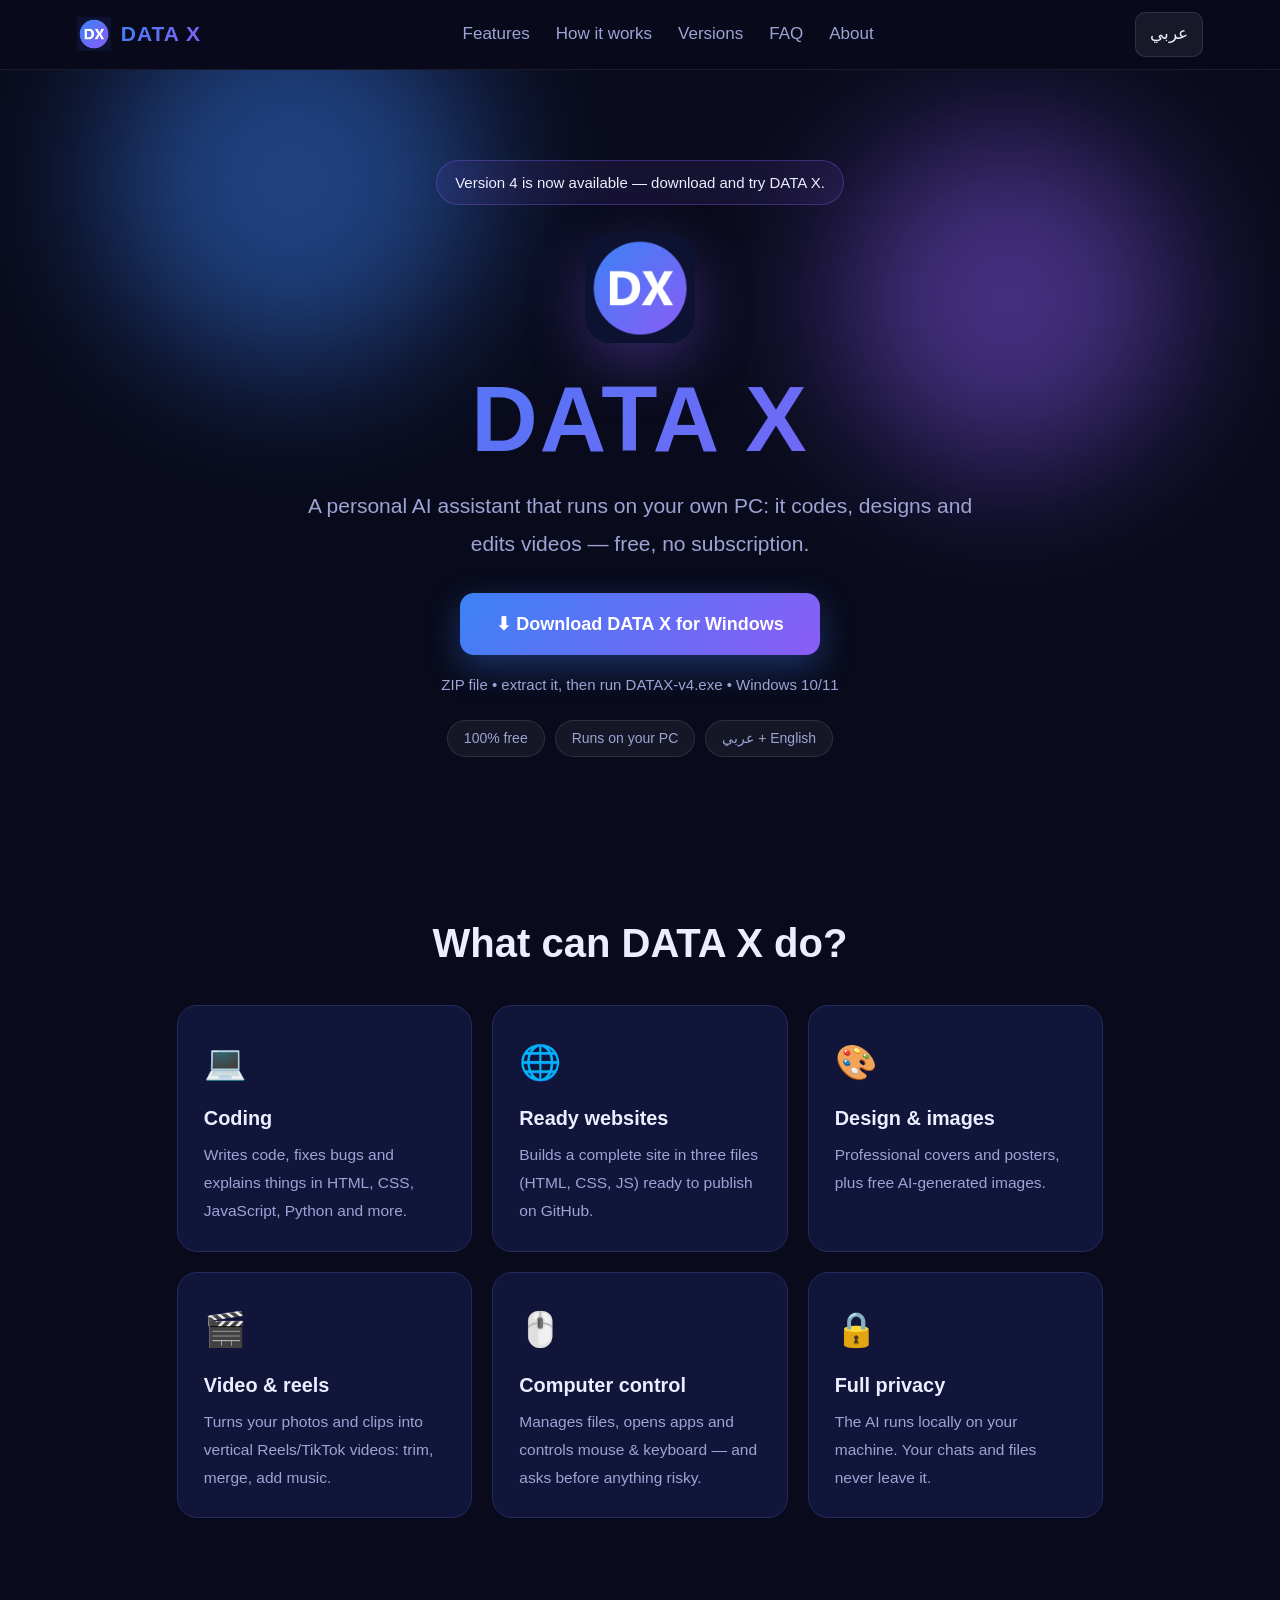
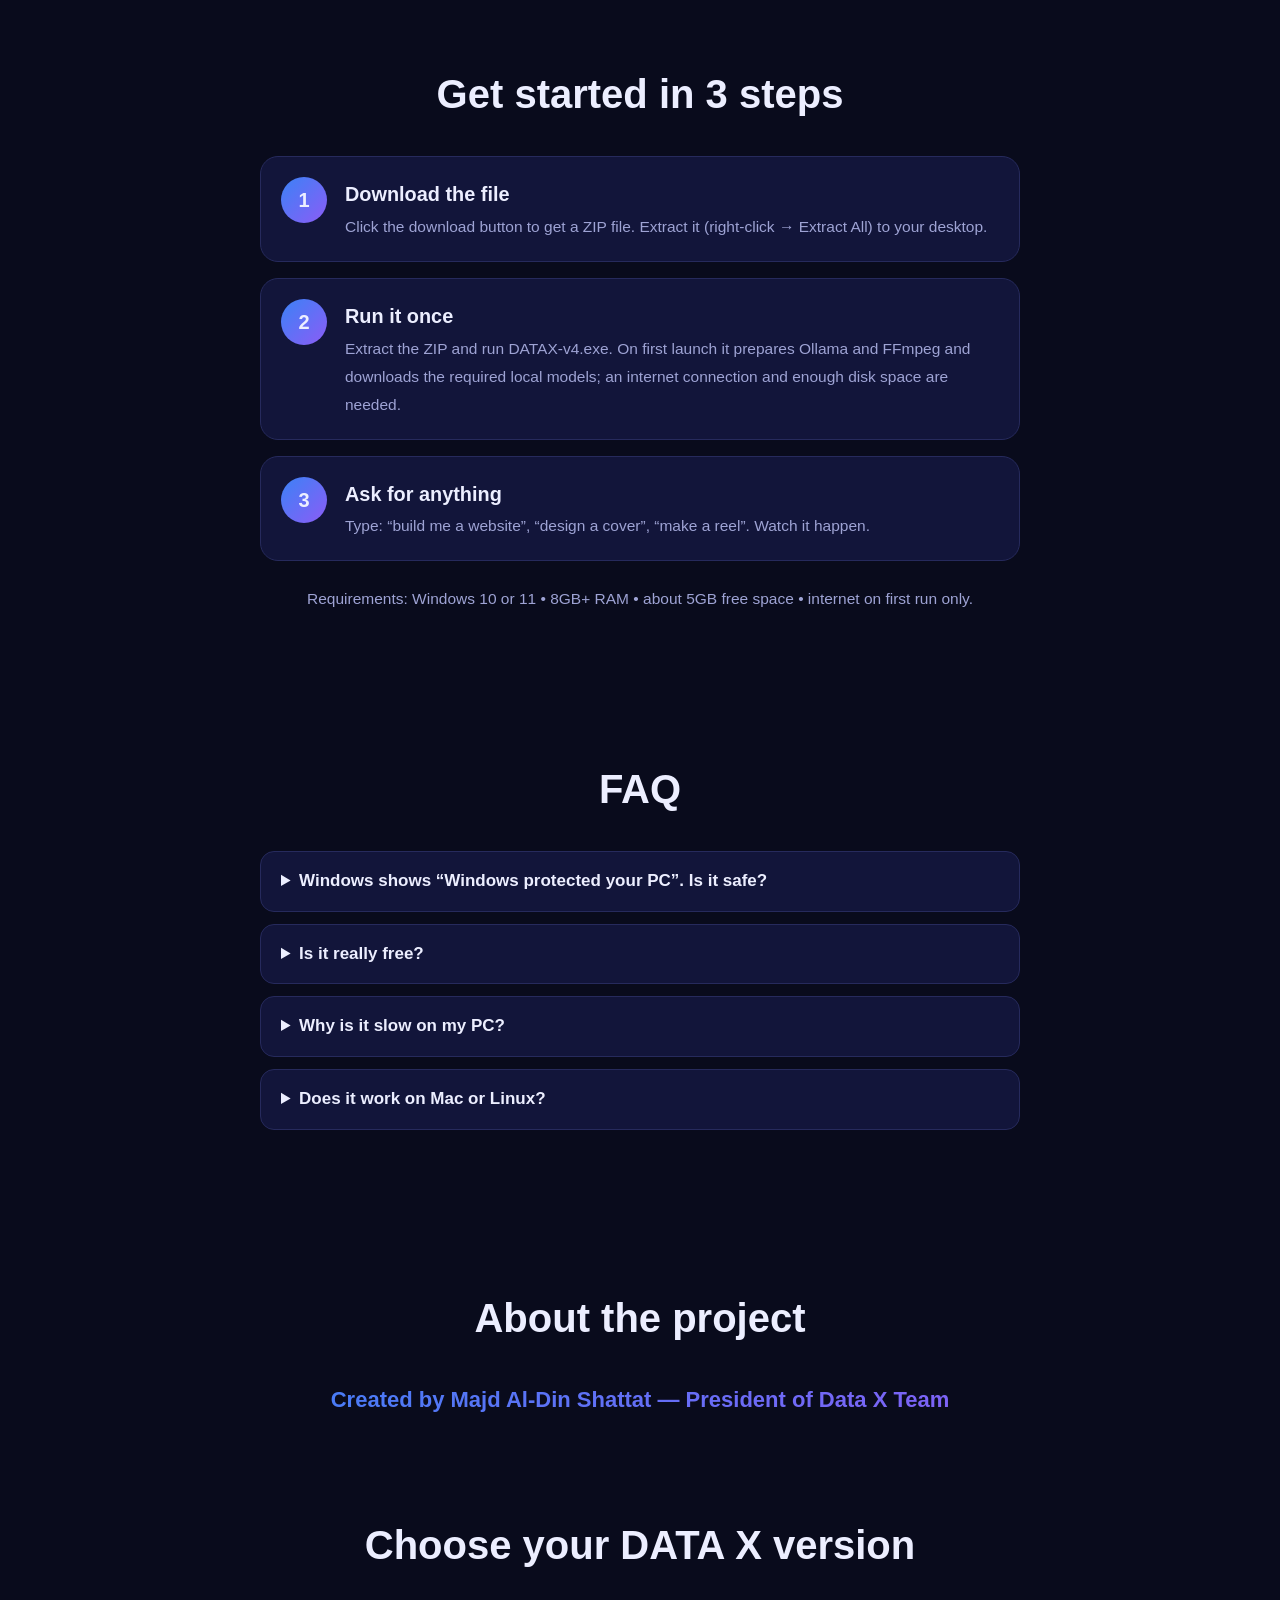
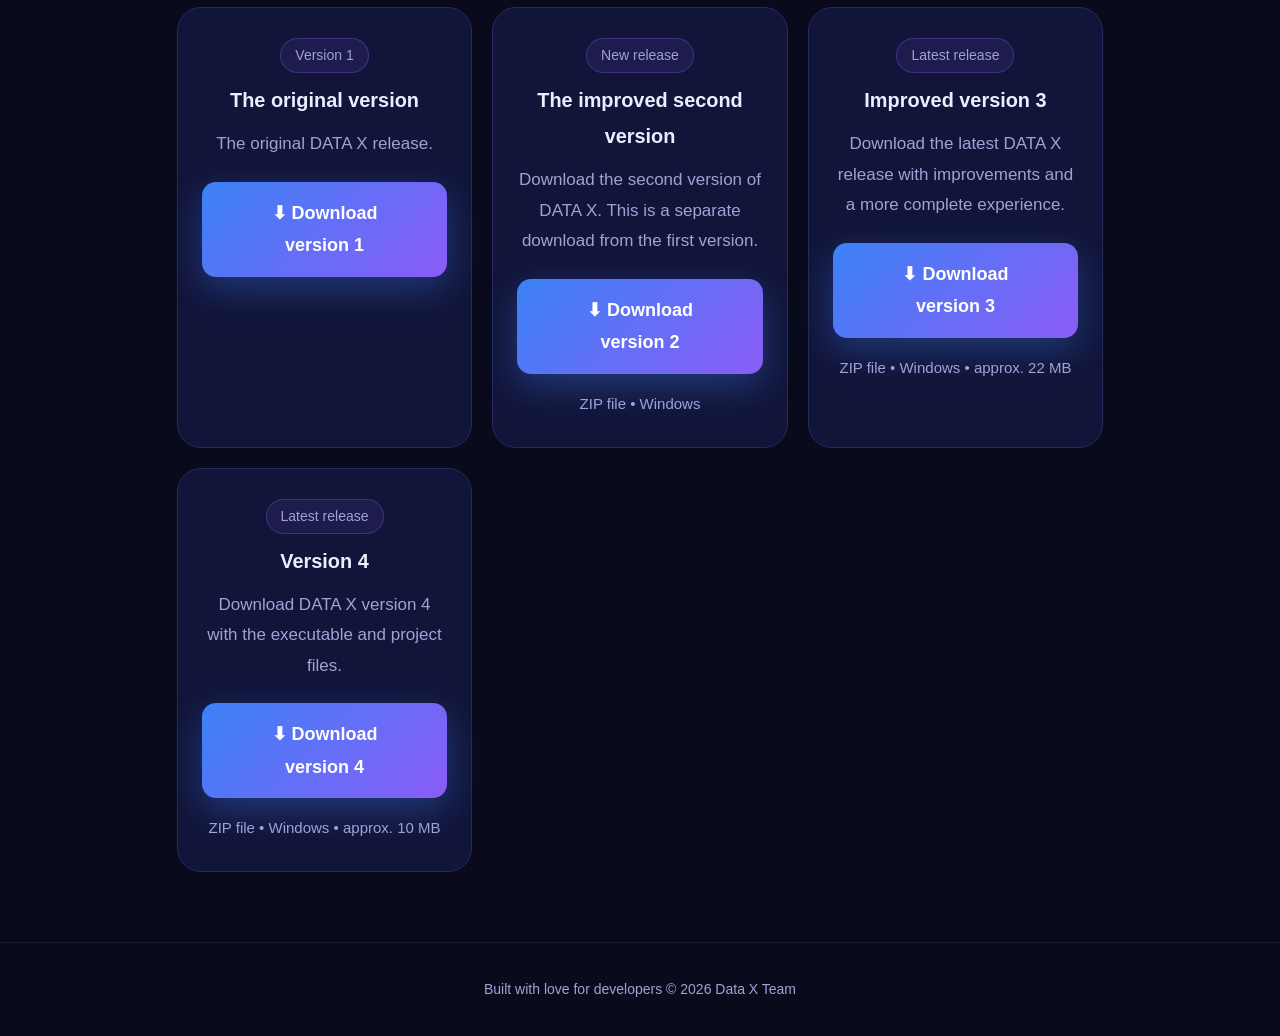
<file: index.html>
<!DOCTYPE html>
<html lang="ar" dir="rtl">
<head>
  <meta charset="utf-8">
  <meta name="viewport" content="width=device-width, initial-scale=1">
  <title>DATA X</title>
  <meta http-equiv="refresh" content="0; url=./datax.html">
  <script>
    window.location.replace("./datax.html");
  </script>
</head>
<body>
  <p>جاري فتح DATA X… <a href="./datax.html">اضغط هنا إذا لم يتم التحويل تلقائياً</a></p>
</body>
</html>
</file>
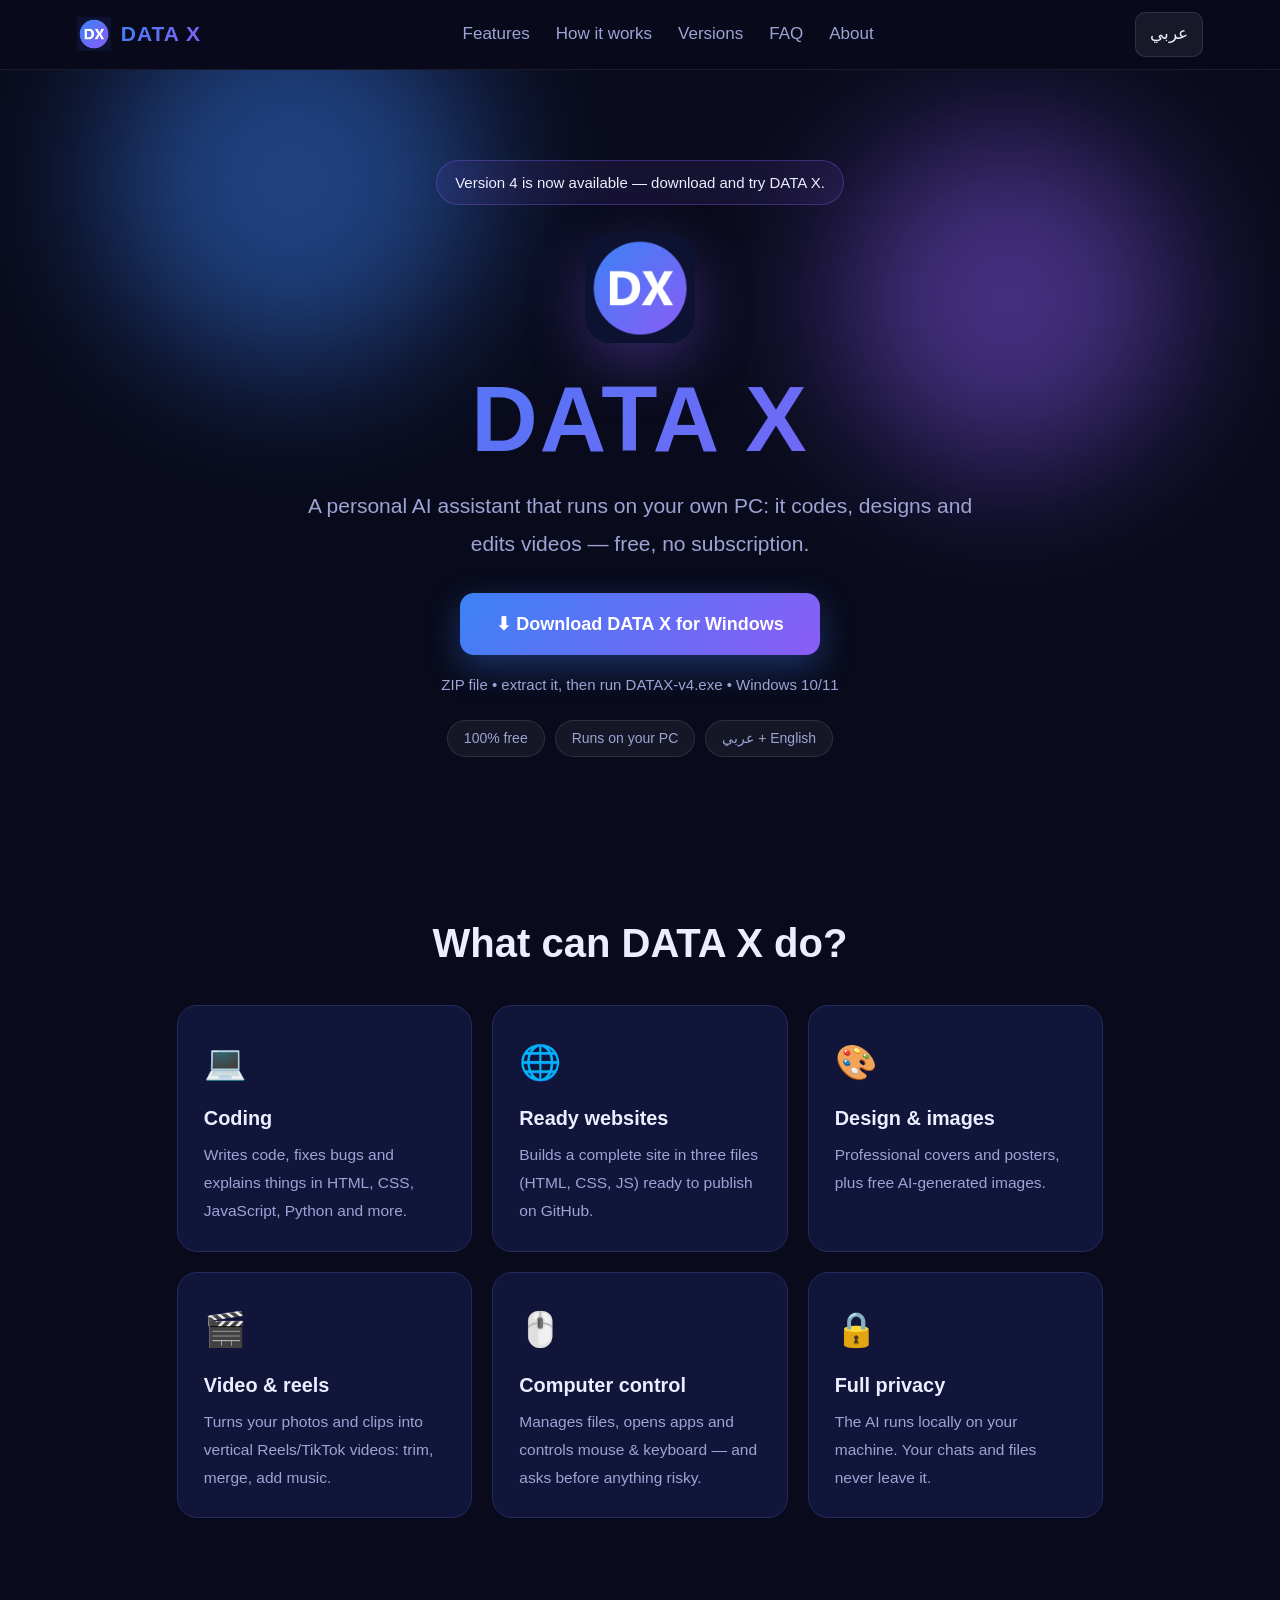
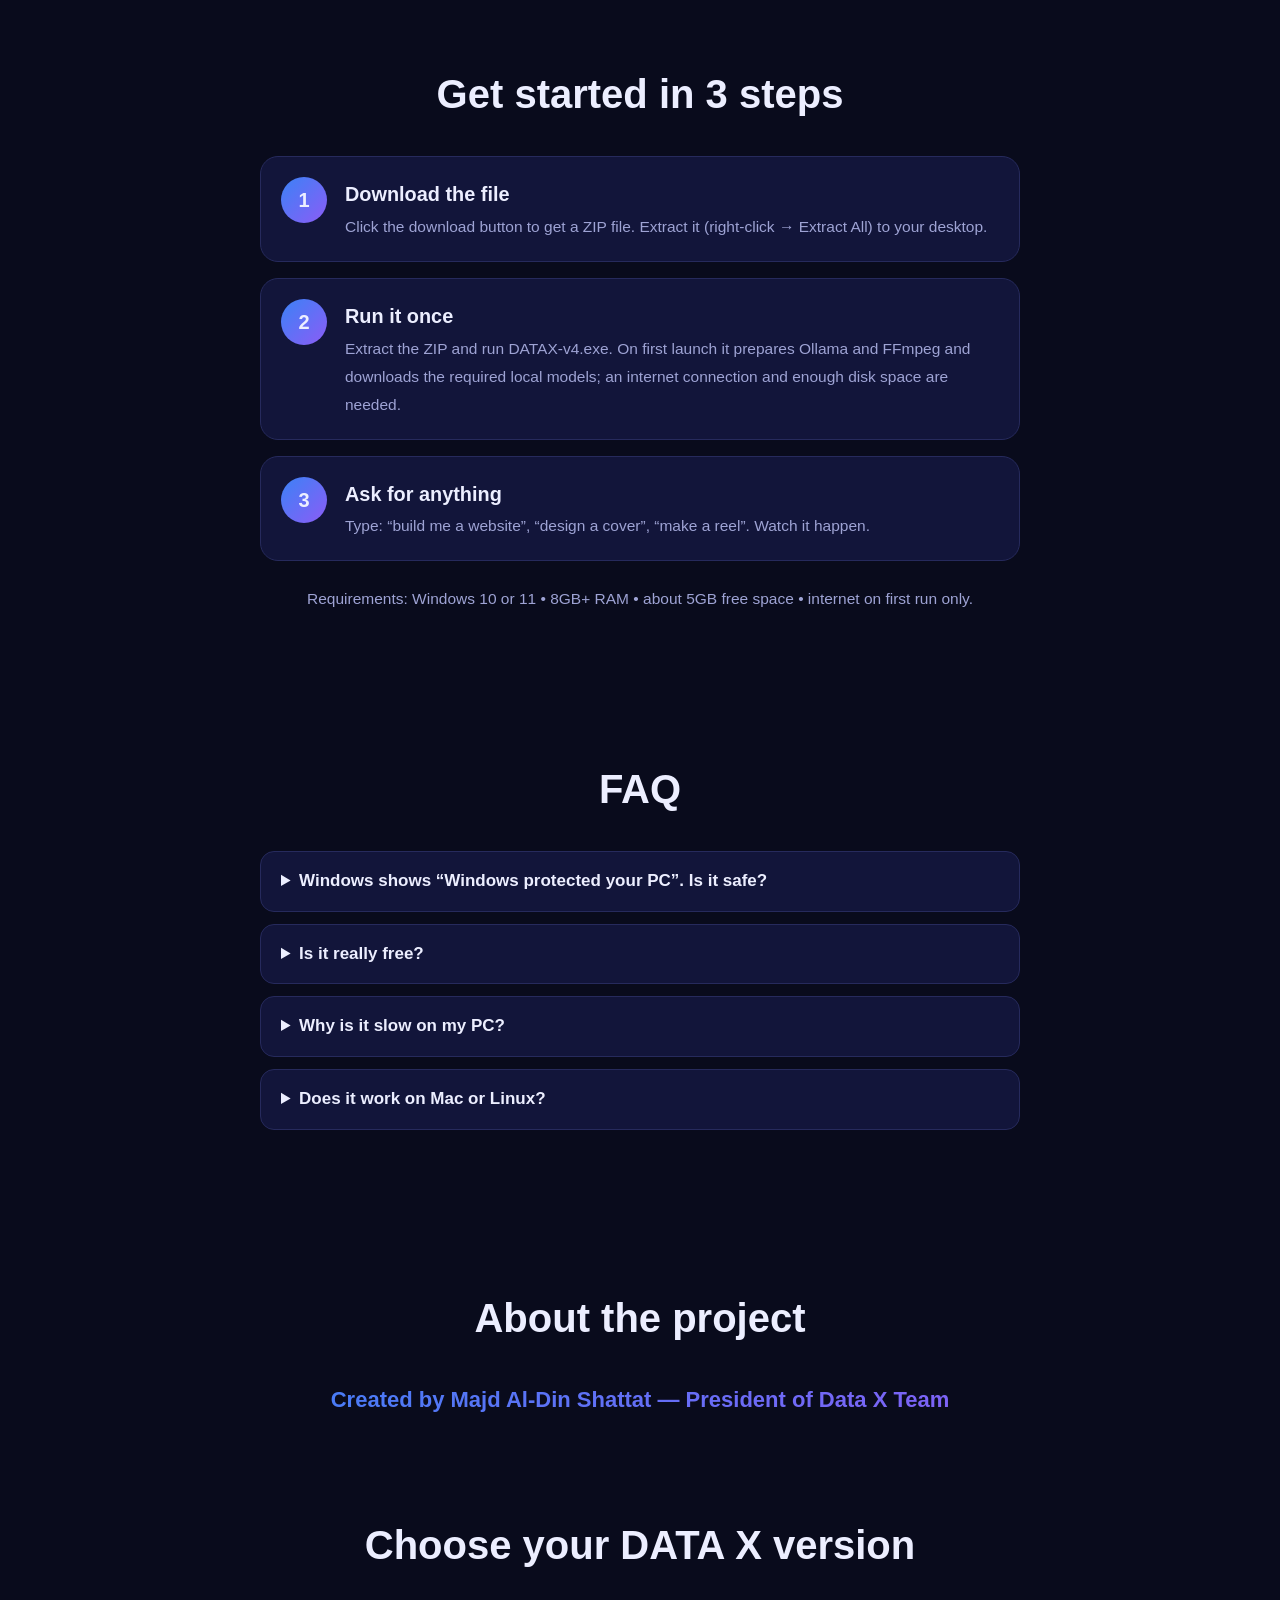
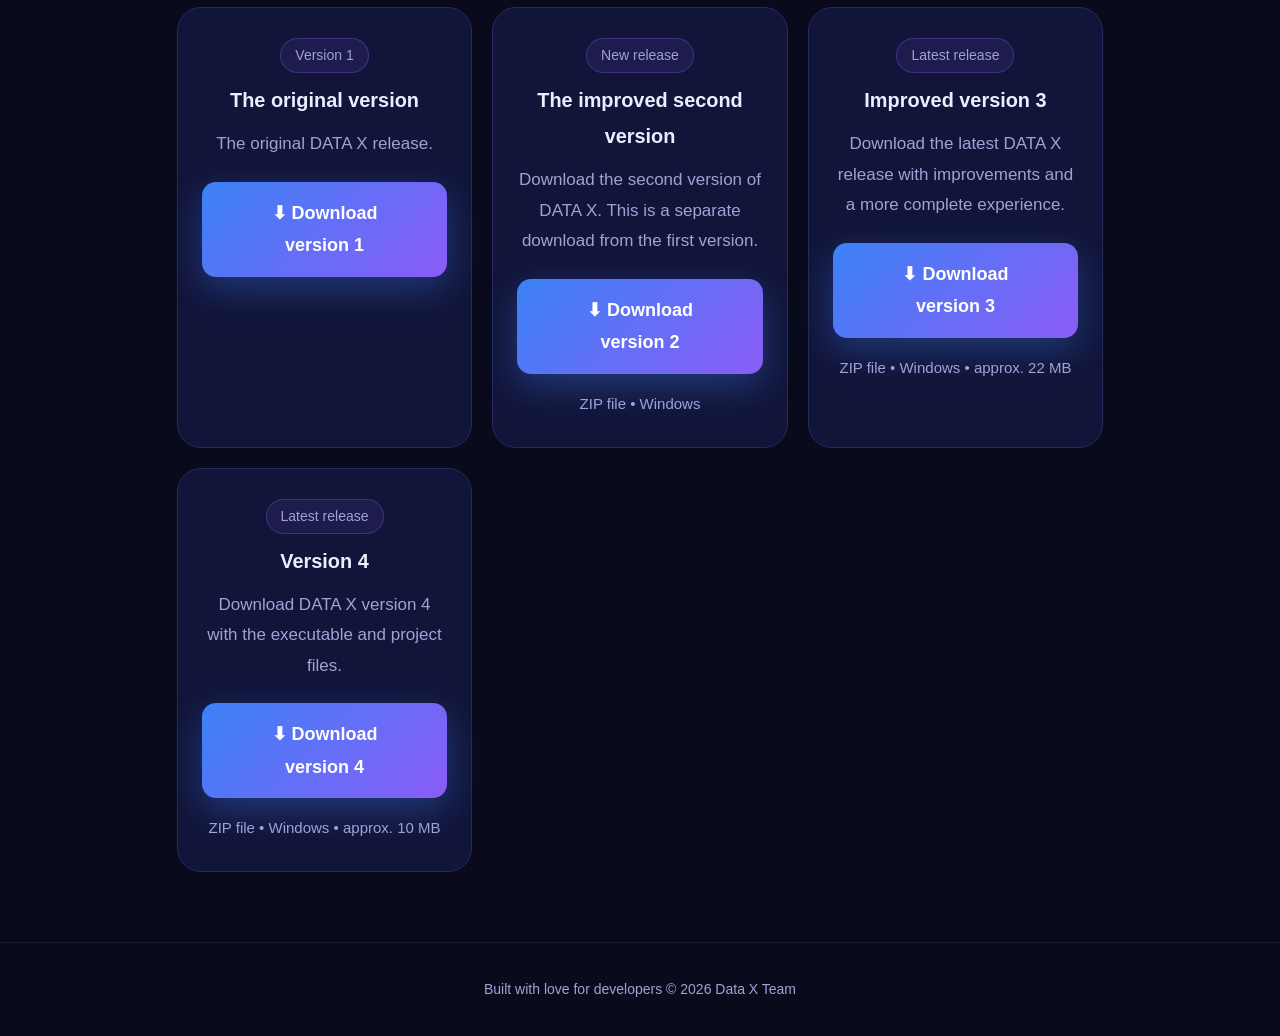
<file: datax.html>
<!DOCTYPE html>
<html lang="ar" dir="rtl">
<head>
  <meta charset="utf-8">
  <meta name="viewport" content="width=device-width, initial-scale=1">
  <title>DATA X — مساعدك الشخصي الذكي والمجاني</title>
  <meta name="description" content="DATA X: مساعد ذكاء اصطناعي مجاني يعمل على جهازك. برمجة، مواقع، تصميم، ومونتاج ريلز.">
  <meta property="og:title" content="DATA X — Free AI assistant for Windows">
  <meta property="og:description" content="Code, websites, design and reels — free, private, on your own PC.">
  <meta property="og:image" content="assets/icon.png">
  <link rel="icon" href="assets/icon.png">
  <link rel="stylesheet" href="datax.css?v=20261121-v3">
</head>
<body>
  <header class="nav">
    <a class="brand" href="#top"><img src="assets/icon.png" alt="" width="34" height="34"><span>DATA X</span></a>
    <nav id="menu">
      <a href="#features" data-i18n="nav_features"></a>
      <a href="#how" data-i18n="nav_how"></a>
      <a href="#download-v2" data-i18n="nav_versions"></a>
      <a href="#faq" data-i18n="nav_faq"></a>
      <a href="#about" data-i18n="nav_about"></a>
    </nav>
    <div class="tools">
      <button id="lang" class="ghost" aria-label="language">EN</button>
      <button id="burger" class="ghost burger" aria-label="menu">☰</button>
    </div>
  </header>

  <main id="top">
    <section class="hero">
      <div class="orb o1"></div><div class="orb o2"></div>
      <p class="announcement" data-i18n="announcement"></p>
      <img class="logo reveal" src="assets/icon.png" alt="DATA X logo" width="110" height="110">
      <h1 class="reveal">DATA X</h1>
      <p class="lead reveal" data-i18n="hero_lead"></p>
      <div class="cta reveal">
        <a id="dl" class="btn" href="downloads/DATAX-App-v4.zip" download="DATAX-App-v4.zip"><span data-i18n="dl_btn"></span></a>
        <a id="gh" class="btn alt" href="#" target="_blank" rel="noopener" hidden>GitHub</a>
      </div>
      <p id="dl-note" class="note reveal"></p>
      <ul class="badges reveal">
        <li data-i18n="b_free"></li><li data-i18n="b_private"></li><li data-i18n="b_lang"></li>
      </ul>
    </section>

    <section id="features" class="wrap">
      <h2 data-i18n="f_title"></h2>
      <div class="grid">
        <article class="card reveal"><span class="ic">💻</span><h3 data-i18n="f1_t"></h3><p data-i18n="f1_d"></p></article>
        <article class="card reveal"><span class="ic">🌐</span><h3 data-i18n="f2_t"></h3><p data-i18n="f2_d"></p></article>
        <article class="card reveal"><span class="ic">🎨</span><h3 data-i18n="f3_t"></h3><p data-i18n="f3_d"></p></article>
        <article class="card reveal"><span class="ic">🎬</span><h3 data-i18n="f4_t"></h3><p data-i18n="f4_d"></p></article>
        <article class="card reveal"><span class="ic">🖱️</span><h3 data-i18n="f5_t"></h3><p data-i18n="f5_d"></p></article>
        <article class="card reveal"><span class="ic">🔒</span><h3 data-i18n="f6_t"></h3><p data-i18n="f6_d"></p></article>
      </div>
    </section>

    <section id="how" class="wrap">
      <h2 data-i18n="h_title"></h2>
      <ol class="steps">
        <li class="reveal"><b>1</b><div><h3 data-i18n="s1_t"></h3><p data-i18n="s1_d"></p></div></li>
        <li class="reveal"><b>2</b><div><h3 data-i18n="s2_t"></h3><p data-i18n="s2_d"></p></div></li>
        <li class="reveal"><b>3</b><div><h3 data-i18n="s3_t"></h3><p data-i18n="s3_d"></p></div></li>
      </ol>
      <p class="req reveal" data-i18n="req"></p>
    </section>

    <section id="faq" class="wrap">
      <h2 data-i18n="q_title"></h2>
      <details class="reveal"><summary data-i18n="q1_q"></summary><p data-i18n="q1_a"></p></details>
      <details class="reveal"><summary data-i18n="q2_q"></summary><p data-i18n="q2_a"></p></details>
      <details class="reveal"><summary data-i18n="q3_q"></summary><p data-i18n="q3_a"></p></details>
      <details class="reveal"><summary data-i18n="q4_q"></summary><p data-i18n="q4_a"></p></details>
    </section>

    <section id="about" class="wrap about reveal">
      <h2 data-i18n="a_title"></h2>
      <p class="creator" data-i18n="a_text"></p>
    </section>

    <section id="download-v2" class="wrap version-section reveal">
      <h2 data-i18n="versions_title">اختر نسخة DATA X</h2>
      <div class="download-grid">
        <article class="version-card">
          <p class="version-label" data-i18n="v1_label">النسخة الأولى</p>
          <h3 data-i18n="v1_title">النسخة الأولى</h3>
          <p class="version-description" data-i18n="v1_description">الإصدار الأساسي من DATA X.</p>
          <a id="dl2" class="btn" href="downloads/DATAX-App.zip" download="DATAX-App.zip">
            <span data-i18n="v1_dl_btn">⬇ تحميل النسخة الأولى</span>
          </a>
        </article>
        <article class="version-card">
          <p class="version-label" data-i18n="v2_label">إصدار جديد</p>
          <h3 data-i18n="v2_title">النسخة الثانية المحسّنة</h3>
          <p class="version-description" data-i18n="v2_description">حمّل النسخة الثانية من DATA X. هذا تنزيل مستقل عن النسخة الأولى.</p>
          <a id="dl-v2" class="btn" href="downloads/DATAX-App-v2.zip" download>
            <span data-i18n="v2_dl_btn">⬇ تحميل النسخة الثانية</span>
          </a>
          <p id="dl-v2-note" class="note" data-i18n="v2_note">ملف ZIP • ويندوز</p>
        </article>
        <article class="version-card">
          <p class="version-label" data-i18n="v3_label">إصدار أحدث</p>
          <h3 data-i18n="v3_title">النسخة الثالثة المحسّنة</h3>
          <p class="version-description" data-i18n="v3_description">حمّل أحدث نسخة من DATA X مع تحسينات وتجربة أكثر اكتمالاً.</p>
          <a id="dl-v3" class="btn" href="downloads/DATAX-App-v3.zip" download="DATAX-App-v3.zip">
            <span data-i18n="v3_dl_btn">⬇ تحميل النسخة الثالثة</span>
          </a>
          <p id="dl-v3-note" class="note" data-i18n="v3_note">ملف ZIP • ويندوز • 22 MB تقريباً</p>
        </article>
        <article class="version-card">
          <p class="version-label" data-i18n="v4_label">أحدث إصدار</p>
          <h3 data-i18n="v4_title">النسخة الرابعة</h3>
          <p class="version-description" data-i18n="v4_description">حمّل النسخة الرابعة من DATA X.</p>
          <a id="dl-v4" class="btn" href="downloads/DATAX-App-v4.zip" download="DATAX-App-v4.zip">
            <span data-i18n="v4_dl_btn">⬇ تحميل النسخة الرابعة</span>
          </a>
          <p id="dl-v4-note" class="note" data-i18n="v4_note">ملف ZIP • ويندوز • 10 MB تقريباً</p>
        </article>
      </div>
    </section>
  </main>

  <footer><span data-i18n="foot"></span> © <span id="year"></span> Data X Team</footer>
  <script src="datax.js?v=20261125-v4"></script>
</body>
</html>
</file>
<file: datax.css>
:root{--bg:#090b1c;--panel:#12153a;--ln:#262a5c;--tx:#eceeff;--mu:#9ea3d4;--c1:#3b82f6;--c2:#8b5cf6;--g:linear-gradient(135deg,var(--c1),var(--c2))}
*{box-sizing:border-box;margin:0}html{scroll-behavior:smooth;scroll-padding-top:80px}
body{background:var(--bg);color:var(--tx);font:17px/1.8 "Segoe UI",Tahoma,Arial,sans-serif;overflow-x:hidden}
a{color:inherit}
.nav{position:sticky;top:0;z-index:20;display:flex;align-items:center;justify-content:space-between;gap:16px;padding:12px 6%;background:#090b1ccc;backdrop-filter:blur(14px);border-bottom:1px solid #ffffff12}
.brand{display:flex;align-items:center;gap:10px;text-decoration:none;font-weight:800;font-size:21px;letter-spacing:1px}
.brand span{background:var(--g);-webkit-background-clip:text;background-clip:text;color:transparent}
nav{display:flex;gap:26px}nav a{text-decoration:none;color:var(--mu)}nav a:hover{color:var(--tx)}
.tools{display:flex;gap:8px}.ghost{background:#ffffff10;color:var(--tx);border:1px solid #ffffff1c;border-radius:10px;padding:6px 14px;font:inherit;cursor:pointer}.ghost:hover{background:#ffffff1c}.burger{display:none}
.hero{position:relative;text-align:center;padding:90px 6% 80px;overflow:hidden}
.orb{position:absolute;border-radius:50%;filter:blur(70px);opacity:.45;z-index:-1;animation:float 12s ease-in-out infinite}
.o1{width:380px;height:380px;background:var(--c1);top:-80px;inset-inline-start:8%}.o2{width:340px;height:340px;background:var(--c2);top:60px;inset-inline-end:8%;animation-delay:-6s}
@keyframes float{50%{transform:translateY(40px) scale(1.08)}}
.logo{border-radius:26px;box-shadow:0 20px 60px #8b5cf655}
.announcement{display:table;margin:0 auto 28px;padding:8px 18px;border:1px solid #8b5cf655;border-radius:30px;background:#8b5cf61a;color:var(--tx);font-size:15px}
h1{font-size:clamp(46px,9vw,92px);line-height:1.15;margin:14px 0;background:var(--g);-webkit-background-clip:text;background-clip:text;color:transparent;letter-spacing:2px}
.lead{max-width:680px;margin:0 auto 30px;color:var(--mu);font-size:21px}
.cta{display:flex;gap:14px;justify-content:center;flex-wrap:wrap}
.btn{display:inline-block;padding:15px 36px;border-radius:14px;background:var(--g);color:#fff;text-decoration:none;font-weight:700;font-size:18px;box-shadow:0 12px 34px #3b82f655;transition:transform .2s,box-shadow .2s}
.btn:hover{transform:translateY(-3px);box-shadow:0 16px 40px #8b5cf688}.btn.alt{background:#ffffff10;border:1px solid #ffffff22;box-shadow:none}
.btn.disabled{filter:grayscale(1);opacity:.55;cursor:not-allowed;pointer-events:none;box-shadow:none}
.note{margin-top:16px;color:var(--mu);font-size:15px;min-height:26px}
.badges{display:flex;gap:10px;justify-content:center;flex-wrap:wrap;list-style:none;padding:0;margin-top:22px}
.badges li{background:#ffffff0d;border:1px solid #ffffff1a;border-radius:30px;padding:5px 16px;font-size:14px;color:var(--mu)}
.wrap{max-width:1080px;margin:0 auto;padding:70px 6%}
h2{font-size:clamp(28px,4vw,40px);margin-bottom:26px;text-align:center}
.grid{display:grid;grid-template-columns:repeat(auto-fit,minmax(290px,1fr));gap:20px}
.card{background:var(--panel);border:1px solid var(--ln);border-radius:20px;padding:26px;transition:transform .25s,border-color .25s}
.card:hover{transform:translateY(-6px);border-color:var(--c2)}.ic{font-size:34px}.card h3{margin:8px 0 4px}.card p{color:var(--mu);font-size:15.5px}
.steps{list-style:none;padding:0;display:grid;gap:16px;max-width:760px;margin:0 auto}
.steps li{display:flex;gap:18px;align-items:flex-start;background:var(--panel);border:1px solid var(--ln);border-radius:18px;padding:20px}
.steps b{flex:none;width:46px;height:46px;border-radius:50%;background:var(--g);display:grid;place-items:center;font-size:20px}
.steps p,.req{color:var(--mu);font-size:15.5px}.req{text-align:center;margin-top:24px}
details{max-width:760px;margin:0 auto 12px;background:var(--panel);border:1px solid var(--ln);border-radius:14px;padding:14px 20px}
summary{cursor:pointer;font-weight:700}details[open] summary{margin-bottom:8px}details p{color:var(--mu);font-size:15.5px}
.about{text-align:center}.creator{font-size:22px;background:var(--g);-webkit-background-clip:text;background-clip:text;color:transparent;font-weight:700}
.final{text-align:center}footer{text-align:center;color:var(--mu);padding:34px;border-top:1px solid #ffffff12;font-size:14px}
.version-section{padding-top:20px;text-align:center}.download-grid{display:grid;grid-template-columns:repeat(auto-fit,minmax(280px,1fr));gap:20px}.version-card{padding:30px 24px;background:var(--panel);border:1px solid var(--ln);border-radius:24px}.version-label{display:table;margin:0 auto 10px;padding:4px 14px;border:1px solid #8b5cf655;border-radius:20px;background:#8b5cf61a;color:var(--mu);font-size:14px}.version-card h3{margin-bottom:10px}.version-description{max-width:590px;margin:0 auto 22px;color:var(--mu)}.version-card .note{margin-bottom:0}#gh[hidden]{display:none}
.reveal{opacity:0;transform:translateY(26px);transition:opacity .7s,transform .7s}.reveal.show{opacity:1;transform:none}
@media(prefers-reduced-motion:reduce){.reveal{opacity:1;transform:none;transition:none}.orb{animation:none}}
@media(max-width:760px){.burger{display:block}nav{display:none;position:absolute;top:100%;inset-inline:0;flex-direction:column;gap:0;background:#090b1cf5;padding:8px 6%;border-bottom:1px solid var(--ln)}nav.open{display:flex}nav a{padding:12px 0}}
</file>
